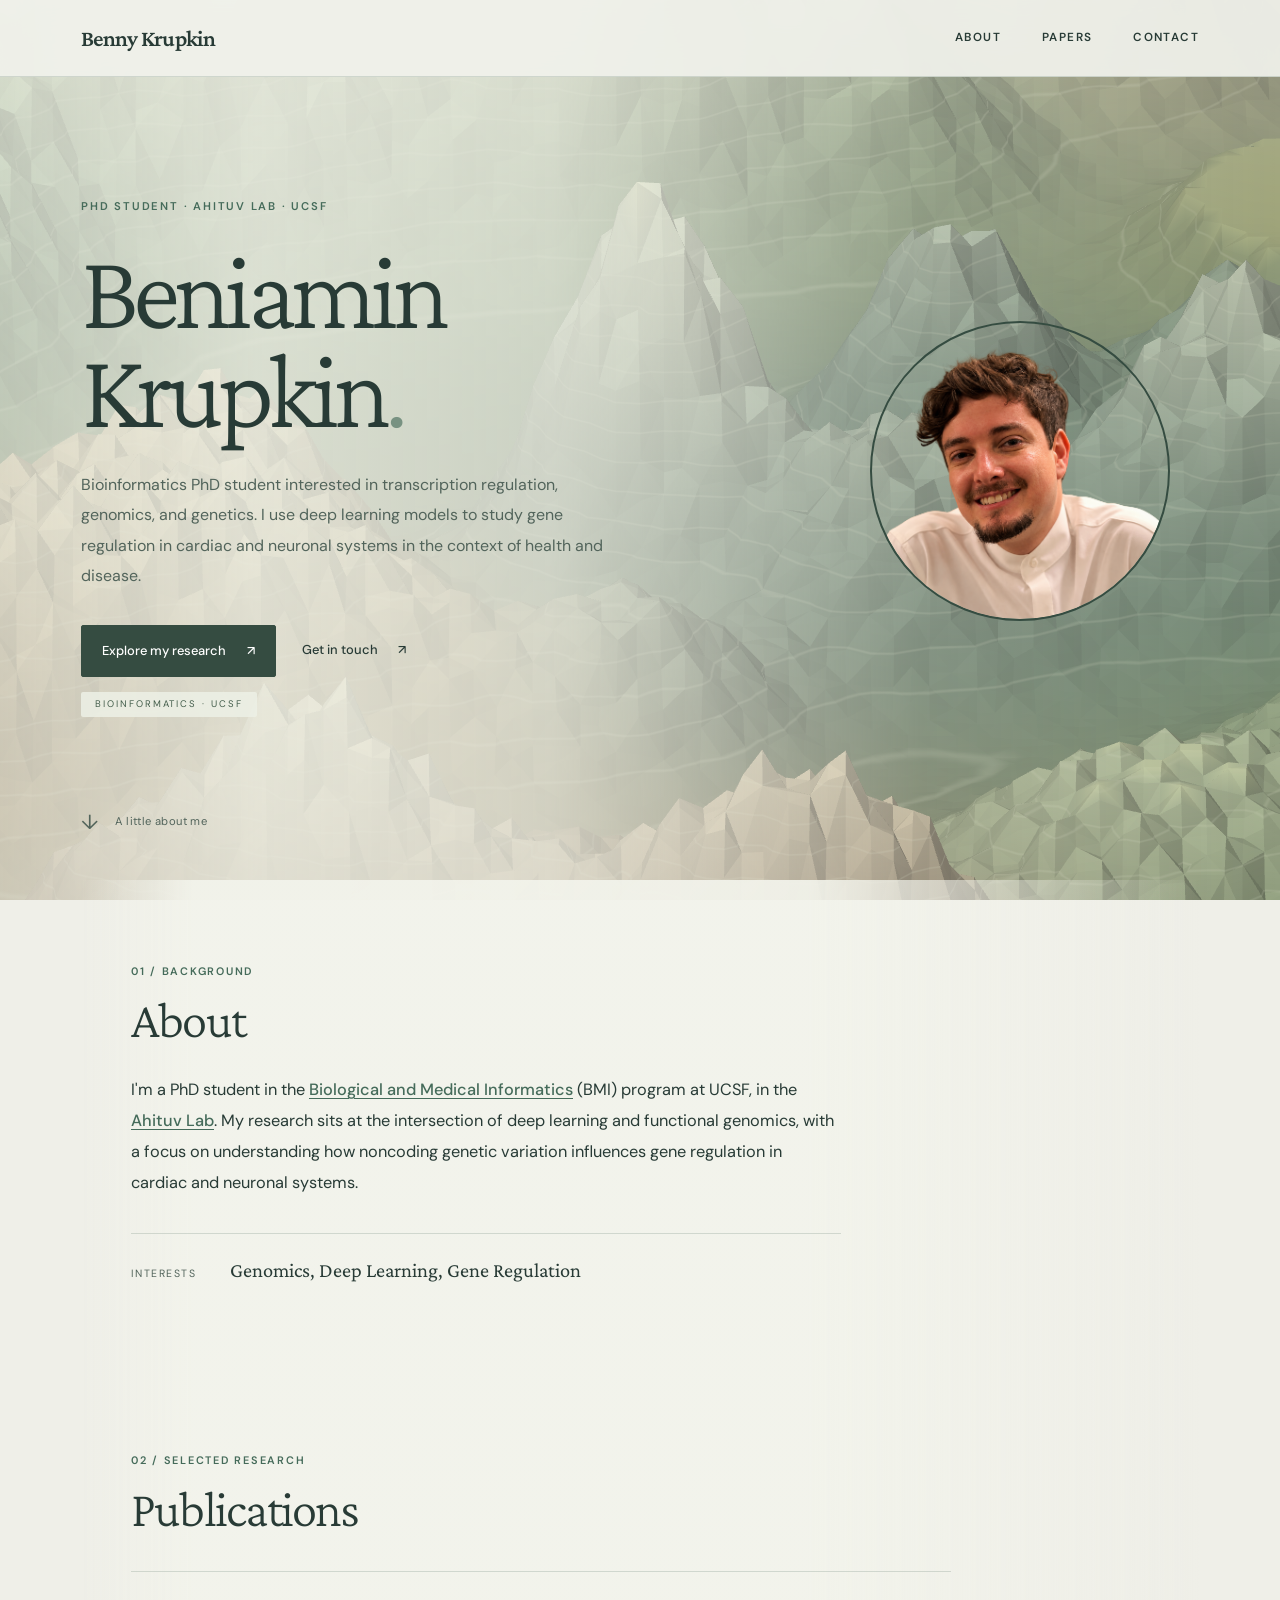
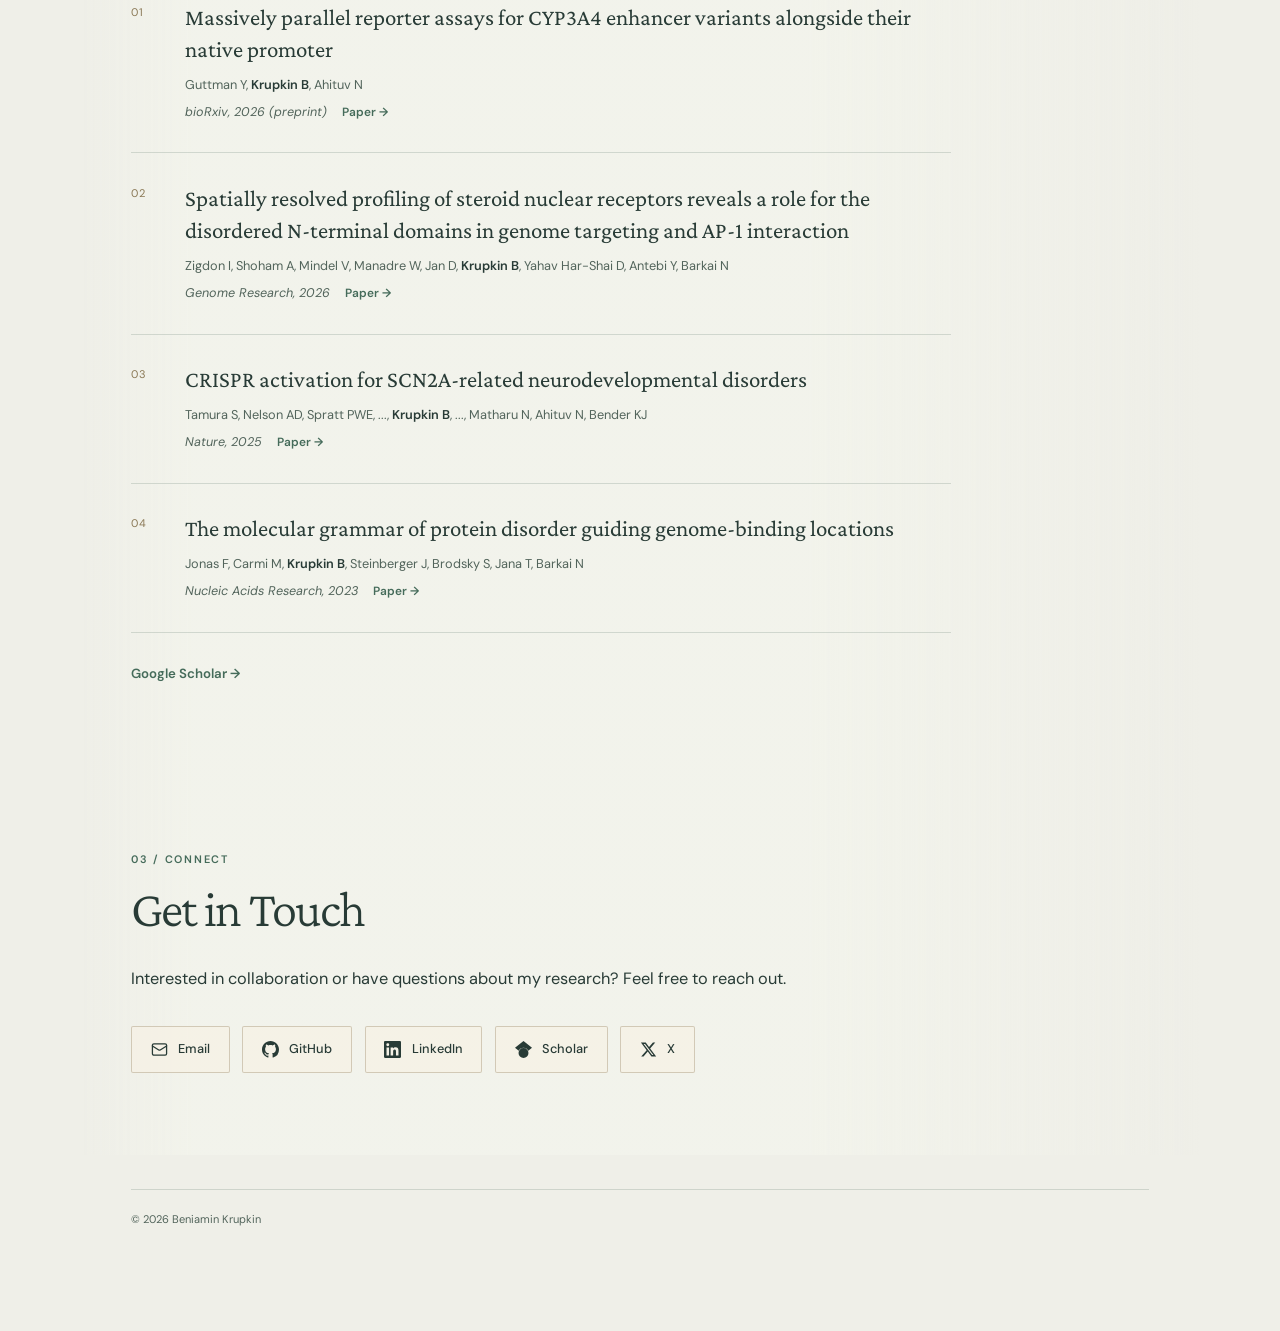
<file: index.html>
<!DOCTYPE html>
<html lang="en">
<head>
  <meta charset="UTF-8">
  <meta name="viewport" content="width=device-width, initial-scale=1.0">
  <title>Beniamin Krupkin</title>
  <meta name="description" content="Bioinformatics PhD student at UCSF, Ahituv Lab. Transcription regulation, genomics, and genetics.">
  <link rel="preconnect" href="https://fonts.googleapis.com">
  <link rel="preconnect" href="https://fonts.gstatic.com" crossorigin>
  <link href="https://fonts.googleapis.com/css2?family=Crimson+Pro:ital,wght@0,300;0,400;0,600;1,300;1,400&family=DM+Sans:wght@400;500;600&display=swap" rel="stylesheet">
  <meta name="theme-color" content="#f0f0e9">
  <link rel="stylesheet" href="assets/landscapes/landscapes.css?v=hero-cleanup-6">
  <script src="assets/landscapes/landscapes.js?v=hero-cleanup-6" defer></script>
</head>
<body data-scene="topography">
  <a class="skip-link" href="#main">Skip to content</a>
  <div class="landscape-backdrop" aria-hidden="true"><canvas id="landscape-canvas"></canvas></div>
  <div class="reading-light" aria-hidden="true"></div>

  <!-- NAV -->
  <nav aria-label="Main navigation">
    <div class="nav-inner">
      <a class="nav-name" href="#top">Benny Krupkin</a>
      <div class="nav-links">
        <a href="#about">About</a>
        <a href="#publications">Papers</a>
        <a href="#contact">Contact</a>
      </div>
    </div>
  </nav>

  <!-- HERO -->
  <main id="main">
  <header class="hero" id="top">
    <div class="hero-text">
      <div class="fade-in">
        <p class="hero-label">PhD Student · Ahituv Lab · UCSF</p>
      </div>
      <h1 class="fade-in">Beniamin<br>Krupkin<span class="name-period">.</span></h1>
      <p class="hero-intro fade-in">
        Bioinformatics PhD student interested in transcription regulation, genomics, and genetics.
        I use deep learning models to study gene regulation in cardiac and neuronal systems
        in the context of health and disease.
      </p>
      <div class="hero-actions fade-in">
        <div class="research-action">
          <a class="hero-link" href="#publications">Explore my research <span aria-hidden="true">↗</span></a>
          <p class="hero-affiliation">BIOINFORMATICS · UCSF</p>
        </div>
        <a class="hero-contact" href="#contact">Get in touch <span aria-hidden="true">↗</span></a>
      </div>
    </div>
    <div class="hero-photo fade-in">
      <div class="portrait-rings"><img src="assets/landscapes/portrait-cutout.png" alt="Beniamin Krupkin" width="280" height="280"></div>
    </div>
    <a class="scroll-note" href="#about"><span aria-hidden="true">↓</span> A little about me</a>
  </header>


  <!-- ABOUT -->
  <section id="about">
    <p class="section-label">01 / BACKGROUND</p>
    <h2 class="section-title">About</h2>
    <p class="about-text">
      I'm a PhD student in the
      <a href="https://bmi.ucsf.edu/">Biological and Medical Informatics</a>
      (BMI) program at UCSF, in the
      <a href="https://pharm.ucsf.edu/ahituv">Ahituv Lab</a>.
      My research sits at the intersection of deep learning and functional genomics,
      with a focus on understanding how noncoding genetic variation influences
      gene regulation in cardiac and neuronal systems.
    </p>

    <div class="about-details">
      <div class="detail-card">
        <p class="detail-label">Interests</p>
        <p class="detail-value">Genomics, Deep Learning, Gene Regulation</p>
      </div>
    </div>
  </section>


  <!-- PUBLICATIONS -->
  <section id="publications">
    <p class="section-label">02 / SELECTED RESEARCH</p>
    <h2 class="section-title">Publications</h2>

    <ul class="pub-list">
      <li>
        <p class="pub-title">Massively parallel reporter assays for CYP3A4 enhancer variants alongside their native promoter</p>
        <p class="pub-authors">Guttman Y, <strong>Krupkin B</strong>, Ahituv N</p>
        <p class="pub-venue">
          bioRxiv, 2026 (preprint)
          <a class="pub-link" href="https://pmc.ncbi.nlm.nih.gov/articles/PMC13131672/">Paper &#8594;</a>
        </p>
      </li>
      <li>
        <p class="pub-title">Spatially resolved profiling of steroid nuclear receptors reveals a role for the disordered N-terminal domains in genome targeting and AP-1 interaction</p>
        <p class="pub-authors">Zigdon I, Shoham A, Mindel V, Manadre W, Jan D, <strong>Krupkin B</strong>, Yahav Har-Shai D, Antebi Y, Barkai N</p>
        <p class="pub-venue">
          Genome Research, 2026
          <a class="pub-link" href="https://genome.cshlp.org/content/early/2026/06/18/gr280896125">Paper &#8594;</a>
        </p>
      </li>
      <li>
        <p class="pub-title">CRISPR activation for SCN2A-related neurodevelopmental disorders</p>
        <p class="pub-authors">Tamura S, Nelson AD, Spratt PWE, ..., <strong>Krupkin B</strong>, ..., Matharu N, Ahituv N, Bender KJ</p>
        <p class="pub-venue">
          Nature, 2025
          <a class="pub-link" href="https://www.nature.com/articles/s41586-025-09522-w">Paper &#8594;</a>
        </p>
      </li>
      <li>
        <p class="pub-title">The molecular grammar of protein disorder guiding genome-binding locations</p>
        <p class="pub-authors">Jonas F, Carmi M, <strong>Krupkin B</strong>, Steinberger J, Brodsky S, Jana T, Barkai N</p>
        <p class="pub-venue">
          Nucleic Acids Research, 2023
          <a class="pub-link" href="https://academic.oup.com/nar/article/51/10/4831/7080830">Paper &#8594;</a>
        </p>
      </li>
    </ul>

    <a class="scholar-link" href="https://scholar.google.com/citations?user=8E23Zw0AAAAJ&hl=en" target="_blank" rel="noopener noreferrer">Google Scholar &#8594;</a>
  </section>


  <!-- CONTACT -->
  <section id="contact">
    <p class="section-label">03 / CONNECT</p>
    <h2 class="section-title">Get in Touch</h2>
    <p class="about-text">
      Interested in collaboration or have questions about my research? Feel free to reach out.
    </p>

    <div class="contact-grid">
      <a class="contact-link" href="mailto:beniamin.krupkin@ucsf.edu">
        <svg viewBox="0 0 24 24" fill="none" stroke="currentColor" stroke-width="1.8" stroke-linecap="round" stroke-linejoin="round">
          <rect x="2" y="4" width="20" height="16" rx="2"/><path d="m22 7-8.97 5.7a1.94 1.94 0 0 1-2.06 0L2 7"/>
        </svg>
        Email
      </a>
      <a class="contact-link" href="https://github.com/BennyKrup" target="_blank" rel="noopener noreferrer">
        <svg viewBox="0 0 24 24" fill="currentColor">
          <path d="M12 0C5.37 0 0 5.37 0 12c0 5.31 3.435 9.795 8.205 11.385.6.105.825-.255.825-.57 0-.285-.015-1.23-.015-2.235-3.015.555-3.795-.735-4.035-1.41-.135-.345-.72-1.41-1.23-1.695-.42-.225-1.02-.78-.015-.795.945-.015 1.62.87 1.845 1.23 1.08 1.815 2.805 1.305 3.495.99.105-.78.42-1.305.765-1.605-2.67-.3-5.46-1.335-5.46-5.925 0-1.305.465-2.385 1.23-3.225-.12-.3-.54-1.53.12-3.18 0 0 1.005-.315 3.3 1.23.96-.27 1.98-.405 3-.405s2.04.135 3 .405c2.295-1.56 3.3-1.23 3.3-1.23.66 1.65.24 2.88.12 3.18.765.84 1.23 1.905 1.23 3.225 0 4.605-2.805 5.625-5.475 5.925.435.375.81 1.095.81 2.22 0 1.605-.015 2.895-.015 3.3 0 .315.225.69.825.57A12.02 12.02 0 0 0 24 12c0-6.63-5.37-12-12-12z"/>
        </svg>
        GitHub
      </a>
      <a class="contact-link" href="https://www.linkedin.com/in/beniamin-krupkin-25575730a/" target="_blank" rel="noopener noreferrer">
        <svg viewBox="0 0 24 24" fill="currentColor">
          <path d="M20.447 20.452h-3.554v-5.569c0-1.328-.027-3.037-1.852-3.037-1.853 0-2.136 1.445-2.136 2.939v5.667H9.351V9h3.414v1.561h.046c.477-.9 1.637-1.85 3.37-1.85 3.601 0 4.267 2.37 4.267 5.455v6.286zM5.337 7.433a2.062 2.062 0 0 1-2.063-2.065 2.064 2.064 0 1 1 2.063 2.065zm1.782 13.019H3.555V9h3.564v11.452zM22.225 0H1.771C.792 0 0 .774 0 1.729v20.542C0 23.227.792 24 1.771 24h20.451C23.2 24 24 23.227 24 22.271V1.729C24 .774 23.2 0 22.222 0h.003z"/>
        </svg>
        LinkedIn
      </a>
      <a class="contact-link" href="https://scholar.google.com/citations?user=8E23Zw0AAAAJ&hl=en" target="_blank" rel="noopener noreferrer">
        <svg viewBox="0 0 24 24" fill="currentColor">
          <path d="M5.242 13.769 0 9.5 12 0l12 9.5-5.242 4.269C17.548 11.249 14.978 9.5 12 9.5c-2.977 0-5.548 1.748-6.758 4.269zM12 10a7 7 0 1 0 0 14 7 7 0 0 0 0-14z"/>
        </svg>
        Scholar
      </a>
      <a class="contact-link" href="https://x.com/BennyKrupkin" target="_blank" rel="noopener noreferrer">
        <svg viewBox="0 0 24 24" fill="currentColor">
          <path d="M18.244 2.25h3.308l-7.227 8.26 8.502 11.24H16.17l-5.214-6.817L4.99 21.75H1.68l7.73-8.835L1.254 2.25H8.08l4.713 6.231zm-1.161 17.52h1.833L7.084 4.126H5.117z"/>
        </svg>
        X
      </a>
    </div>
  </section>

  </main>

  <!-- FOOTER -->
  <footer>
    <p>&copy; 2026 Beniamin Krupkin</p>
  </footer>

</body>
</html>
</file>
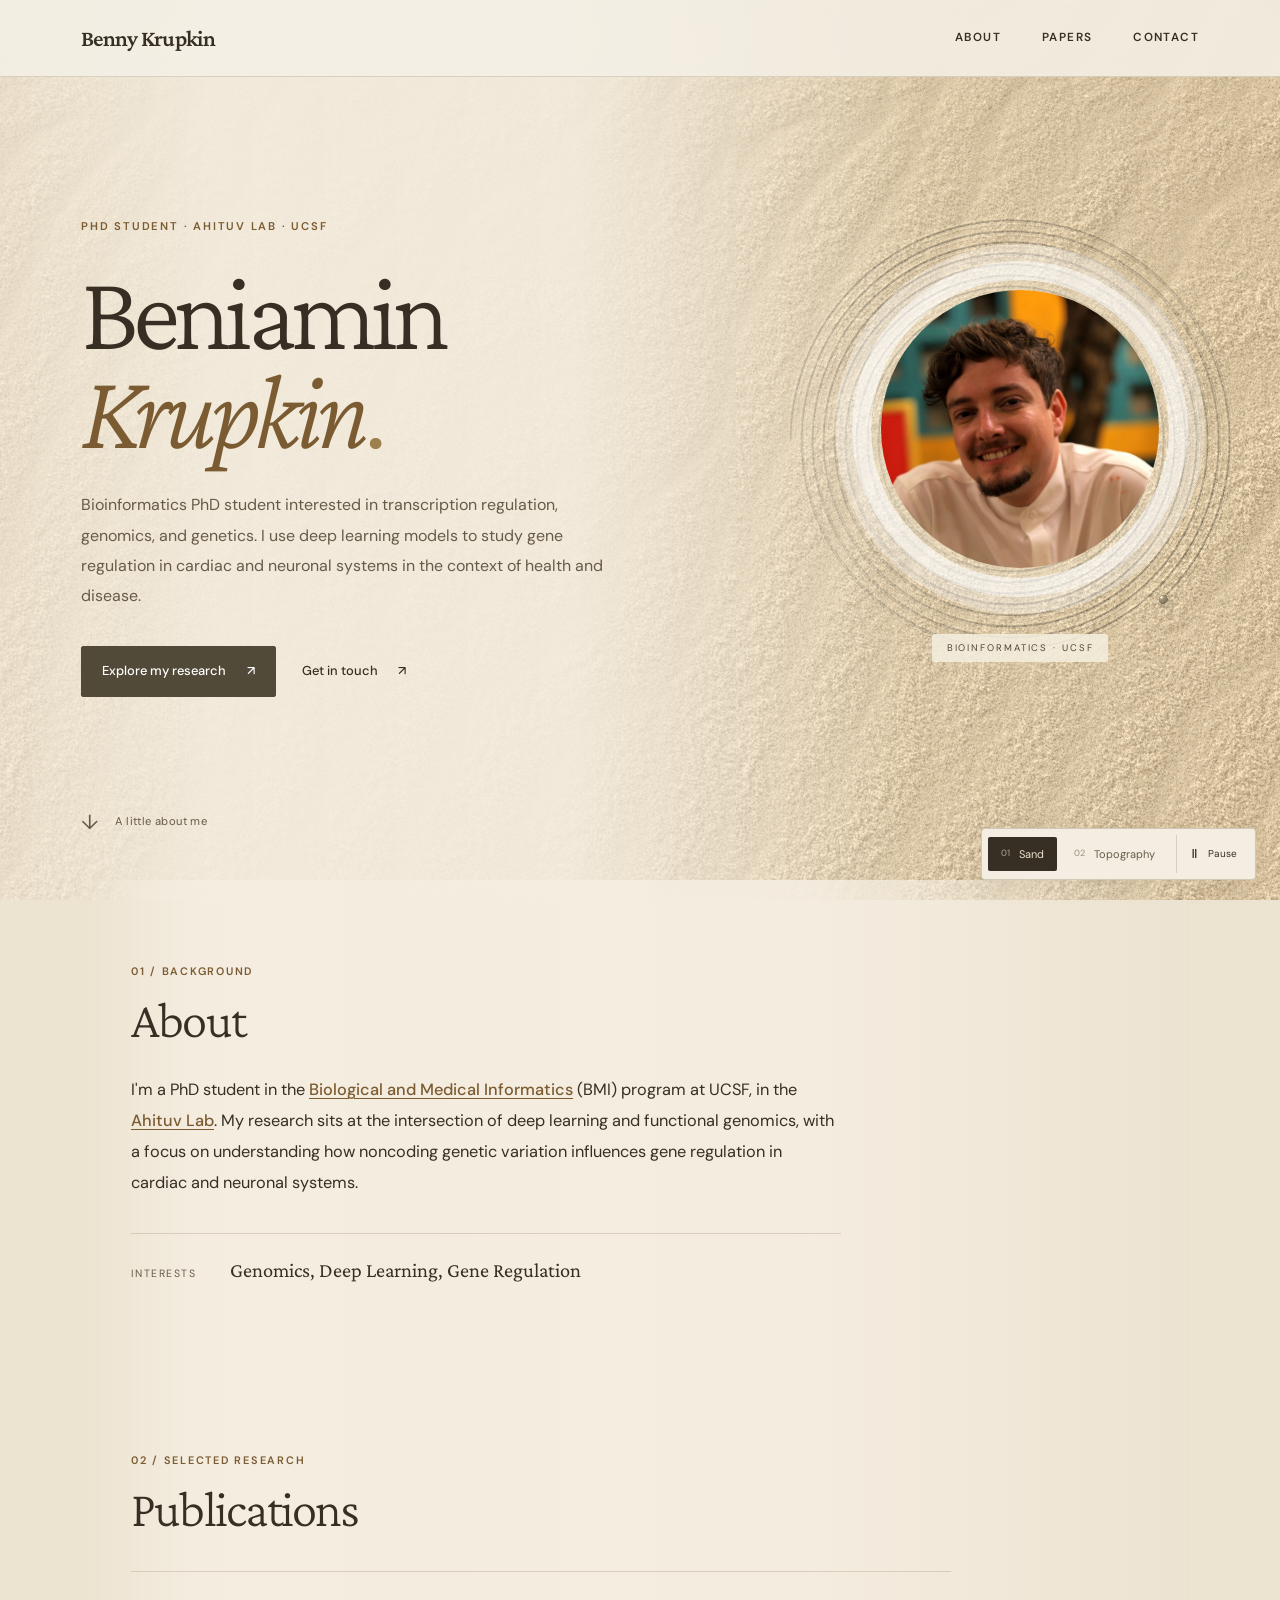
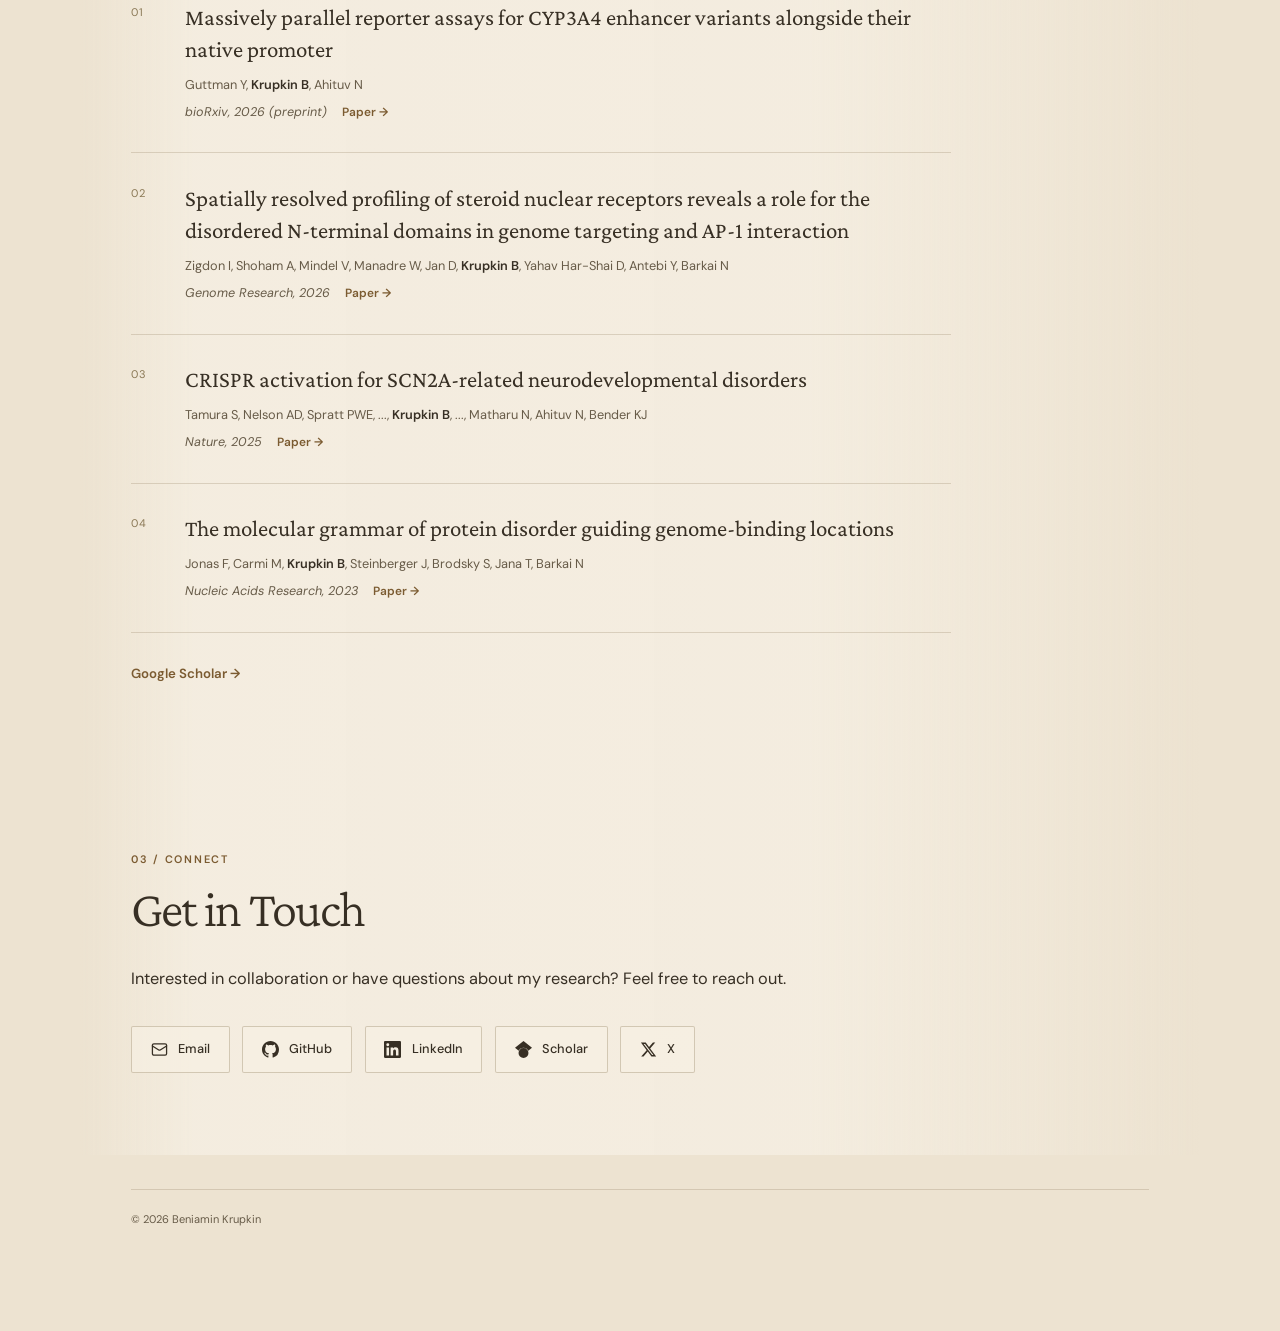
<file: sand.html>
<!DOCTYPE html>
<html lang="en">
<head>
  <meta charset="UTF-8">
  <meta name="viewport" content="width=device-width, initial-scale=1.0">
  <title>Beniamin Krupkin</title>
  <meta name="description" content="Bioinformatics PhD student at UCSF, Ahituv Lab. Transcription regulation, genomics, and genetics.">
  <link rel="preconnect" href="https://fonts.googleapis.com">
  <link rel="preconnect" href="https://fonts.gstatic.com" crossorigin>
  <link href="https://fonts.googleapis.com/css2?family=Crimson+Pro:ital,wght@0,300;0,400;0,600;1,300;1,400&family=DM+Sans:wght@400;500;600&display=swap" rel="stylesheet">
  <meta name="theme-color" content="#eee5d6">
  <link rel="stylesheet" href="assets/landscapes/landscapes.css">
  <script src="assets/landscapes/landscapes.js" defer></script>
</head>
<body data-scene="sand">
  <a class="skip-link" href="#main">Skip to content</a>
  <div class="landscape-backdrop" aria-hidden="true"><canvas id="landscape-canvas"></canvas></div>
  <div class="reading-light" aria-hidden="true"></div>

  <!-- NAV -->
  <nav aria-label="Main navigation">
    <div class="nav-inner">
      <a class="nav-name" href="#top">Benny Krupkin</a>
      <div class="nav-links">
        <a href="#about">About</a>
        <a href="#publications">Papers</a>
        <a href="#contact">Contact</a>
      </div>
    </div>
  </nav>

  <!-- HERO -->
  <main id="main">
  <header class="hero" id="top">
    <div class="hero-text">
      <div class="fade-in">
        <p class="hero-label">PhD Student · Ahituv Lab · UCSF</p>
      </div>
      <h1 class="fade-in">Beniamin<br><em>Krupkin</em><span class="name-period">.</span></h1>
      <p class="hero-intro fade-in">
        Bioinformatics PhD student interested in transcription regulation, genomics, and genetics.
        I use deep learning models to study gene regulation in cardiac and neuronal systems
        in the context of health and disease.
      </p>
      <div class="hero-actions fade-in"><a class="hero-link" href="#publications">Explore my research <span aria-hidden="true">↗</span></a><a class="hero-contact" href="#contact">Get in touch <span aria-hidden="true">↗</span></a></div>
    </div>
    <div class="hero-photo fade-in">
      <div class="portrait-rings"><img src="headshot.jpg" alt="Beniamin Krupkin" width="280" height="280"></div>
      <p class="portrait-caption">BIOINFORMATICS · UCSF</p>
    </div>
    <a class="scroll-note" href="#about"><span aria-hidden="true">↓</span> A little about me</a>
  </header>


  <!-- ABOUT -->
  <section id="about">
    <p class="section-label">01 / BACKGROUND</p>
    <h2 class="section-title">About</h2>
    <p class="about-text">
      I'm a PhD student in the
      <a href="https://bmi.ucsf.edu/">Biological and Medical Informatics</a>
      (BMI) program at UCSF, in the
      <a href="https://pharm.ucsf.edu/ahituv">Ahituv Lab</a>.
      My research sits at the intersection of deep learning and functional genomics,
      with a focus on understanding how noncoding genetic variation influences
      gene regulation in cardiac and neuronal systems.
    </p>

    <div class="about-details">
      <div class="detail-card">
        <p class="detail-label">Interests</p>
        <p class="detail-value">Genomics, Deep Learning, Gene Regulation</p>
      </div>
    </div>
  </section>


  <!-- PUBLICATIONS -->
  <section id="publications">
    <p class="section-label">02 / SELECTED RESEARCH</p>
    <h2 class="section-title">Publications</h2>

    <ul class="pub-list">
      <li>
        <p class="pub-title">Massively parallel reporter assays for CYP3A4 enhancer variants alongside their native promoter</p>
        <p class="pub-authors">Guttman Y, <strong>Krupkin B</strong>, Ahituv N</p>
        <p class="pub-venue">
          bioRxiv, 2026 (preprint)
          <a class="pub-link" href="https://pmc.ncbi.nlm.nih.gov/articles/PMC13131672/">Paper &#8594;</a>
        </p>
      </li>
      <li>
        <p class="pub-title">Spatially resolved profiling of steroid nuclear receptors reveals a role for the disordered N-terminal domains in genome targeting and AP-1 interaction</p>
        <p class="pub-authors">Zigdon I, Shoham A, Mindel V, Manadre W, Jan D, <strong>Krupkin B</strong>, Yahav Har-Shai D, Antebi Y, Barkai N</p>
        <p class="pub-venue">
          Genome Research, 2026
          <a class="pub-link" href="https://genome.cshlp.org/content/early/2026/06/18/gr280896125">Paper &#8594;</a>
        </p>
      </li>
      <li>
        <p class="pub-title">CRISPR activation for SCN2A-related neurodevelopmental disorders</p>
        <p class="pub-authors">Tamura S, Nelson AD, Spratt PWE, ..., <strong>Krupkin B</strong>, ..., Matharu N, Ahituv N, Bender KJ</p>
        <p class="pub-venue">
          Nature, 2025
          <a class="pub-link" href="https://www.nature.com/articles/s41586-025-09522-w">Paper &#8594;</a>
        </p>
      </li>
      <li>
        <p class="pub-title">The molecular grammar of protein disorder guiding genome-binding locations</p>
        <p class="pub-authors">Jonas F, Carmi M, <strong>Krupkin B</strong>, Steinberger J, Brodsky S, Jana T, Barkai N</p>
        <p class="pub-venue">
          Nucleic Acids Research, 2023
          <a class="pub-link" href="https://academic.oup.com/nar/article/51/10/4831/7080830">Paper &#8594;</a>
        </p>
      </li>
    </ul>

    <a class="scholar-link" href="https://scholar.google.com/citations?user=8E23Zw0AAAAJ&hl=en" target="_blank" rel="noopener noreferrer">Google Scholar &#8594;</a>
  </section>


  <!-- CONTACT -->
  <section id="contact">
    <p class="section-label">03 / CONNECT</p>
    <h2 class="section-title">Get in Touch</h2>
    <p class="about-text">
      Interested in collaboration or have questions about my research? Feel free to reach out.
    </p>

    <div class="contact-grid">
      <a class="contact-link" href="mailto:beniamin.krupkin@ucsf.edu">
        <svg viewBox="0 0 24 24" fill="none" stroke="currentColor" stroke-width="1.8" stroke-linecap="round" stroke-linejoin="round">
          <rect x="2" y="4" width="20" height="16" rx="2"/><path d="m22 7-8.97 5.7a1.94 1.94 0 0 1-2.06 0L2 7"/>
        </svg>
        Email
      </a>
      <a class="contact-link" href="https://github.com/BennyKrup" target="_blank" rel="noopener noreferrer">
        <svg viewBox="0 0 24 24" fill="currentColor">
          <path d="M12 0C5.37 0 0 5.37 0 12c0 5.31 3.435 9.795 8.205 11.385.6.105.825-.255.825-.57 0-.285-.015-1.23-.015-2.235-3.015.555-3.795-.735-4.035-1.41-.135-.345-.72-1.41-1.23-1.695-.42-.225-1.02-.78-.015-.795.945-.015 1.62.87 1.845 1.23 1.08 1.815 2.805 1.305 3.495.99.105-.78.42-1.305.765-1.605-2.67-.3-5.46-1.335-5.46-5.925 0-1.305.465-2.385 1.23-3.225-.12-.3-.54-1.53.12-3.18 0 0 1.005-.315 3.3 1.23.96-.27 1.98-.405 3-.405s2.04.135 3 .405c2.295-1.56 3.3-1.23 3.3-1.23.66 1.65.24 2.88.12 3.18.765.84 1.23 1.905 1.23 3.225 0 4.605-2.805 5.625-5.475 5.925.435.375.81 1.095.81 2.22 0 1.605-.015 2.895-.015 3.3 0 .315.225.69.825.57A12.02 12.02 0 0 0 24 12c0-6.63-5.37-12-12-12z"/>
        </svg>
        GitHub
      </a>
      <a class="contact-link" href="https://www.linkedin.com/in/beniamin-krupkin-25575730a/" target="_blank" rel="noopener noreferrer">
        <svg viewBox="0 0 24 24" fill="currentColor">
          <path d="M20.447 20.452h-3.554v-5.569c0-1.328-.027-3.037-1.852-3.037-1.853 0-2.136 1.445-2.136 2.939v5.667H9.351V9h3.414v1.561h.046c.477-.9 1.637-1.85 3.37-1.85 3.601 0 4.267 2.37 4.267 5.455v6.286zM5.337 7.433a2.062 2.062 0 0 1-2.063-2.065 2.064 2.064 0 1 1 2.063 2.065zm1.782 13.019H3.555V9h3.564v11.452zM22.225 0H1.771C.792 0 0 .774 0 1.729v20.542C0 23.227.792 24 1.771 24h20.451C23.2 24 24 23.227 24 22.271V1.729C24 .774 23.2 0 22.222 0h.003z"/>
        </svg>
        LinkedIn
      </a>
      <a class="contact-link" href="https://scholar.google.com/citations?user=8E23Zw0AAAAJ&hl=en" target="_blank" rel="noopener noreferrer">
        <svg viewBox="0 0 24 24" fill="currentColor">
          <path d="M5.242 13.769 0 9.5 12 0l12 9.5-5.242 4.269C17.548 11.249 14.978 9.5 12 9.5c-2.977 0-5.548 1.748-6.758 4.269zM12 10a7 7 0 1 0 0 14 7 7 0 0 0 0-14z"/>
        </svg>
        Scholar
      </a>
      <a class="contact-link" href="https://x.com/BennyKrupkin" target="_blank" rel="noopener noreferrer">
        <svg viewBox="0 0 24 24" fill="currentColor">
          <path d="M18.244 2.25h3.308l-7.227 8.26 8.502 11.24H16.17l-5.214-6.817L4.99 21.75H1.68l7.73-8.835L1.254 2.25H8.08l4.713 6.231zm-1.161 17.52h1.833L7.084 4.126H5.117z"/>
        </svg>
        X
      </a>
    </div>
  </section>

  </main>

  <!-- FOOTER -->
  <footer>
    <p>&copy; 2026 Beniamin Krupkin</p>
  </footer>

  <div class="landscape-controls" role="group" aria-label="Background versions">
    <a class="scene-choice" href="sand.html" aria-current="page"><span>01</span> Sand</a>
    <a class="scene-choice" href="topography.html"><span>02</span> Topography</a>
    <button class="motion-toggle" type="button" aria-label="Pause background animation" aria-pressed="false" hidden><span class="motion-icon" aria-hidden="true">Ⅱ</span><span class="motion-label">Pause</span></button>
  </div>
</body>
</html>
</file>
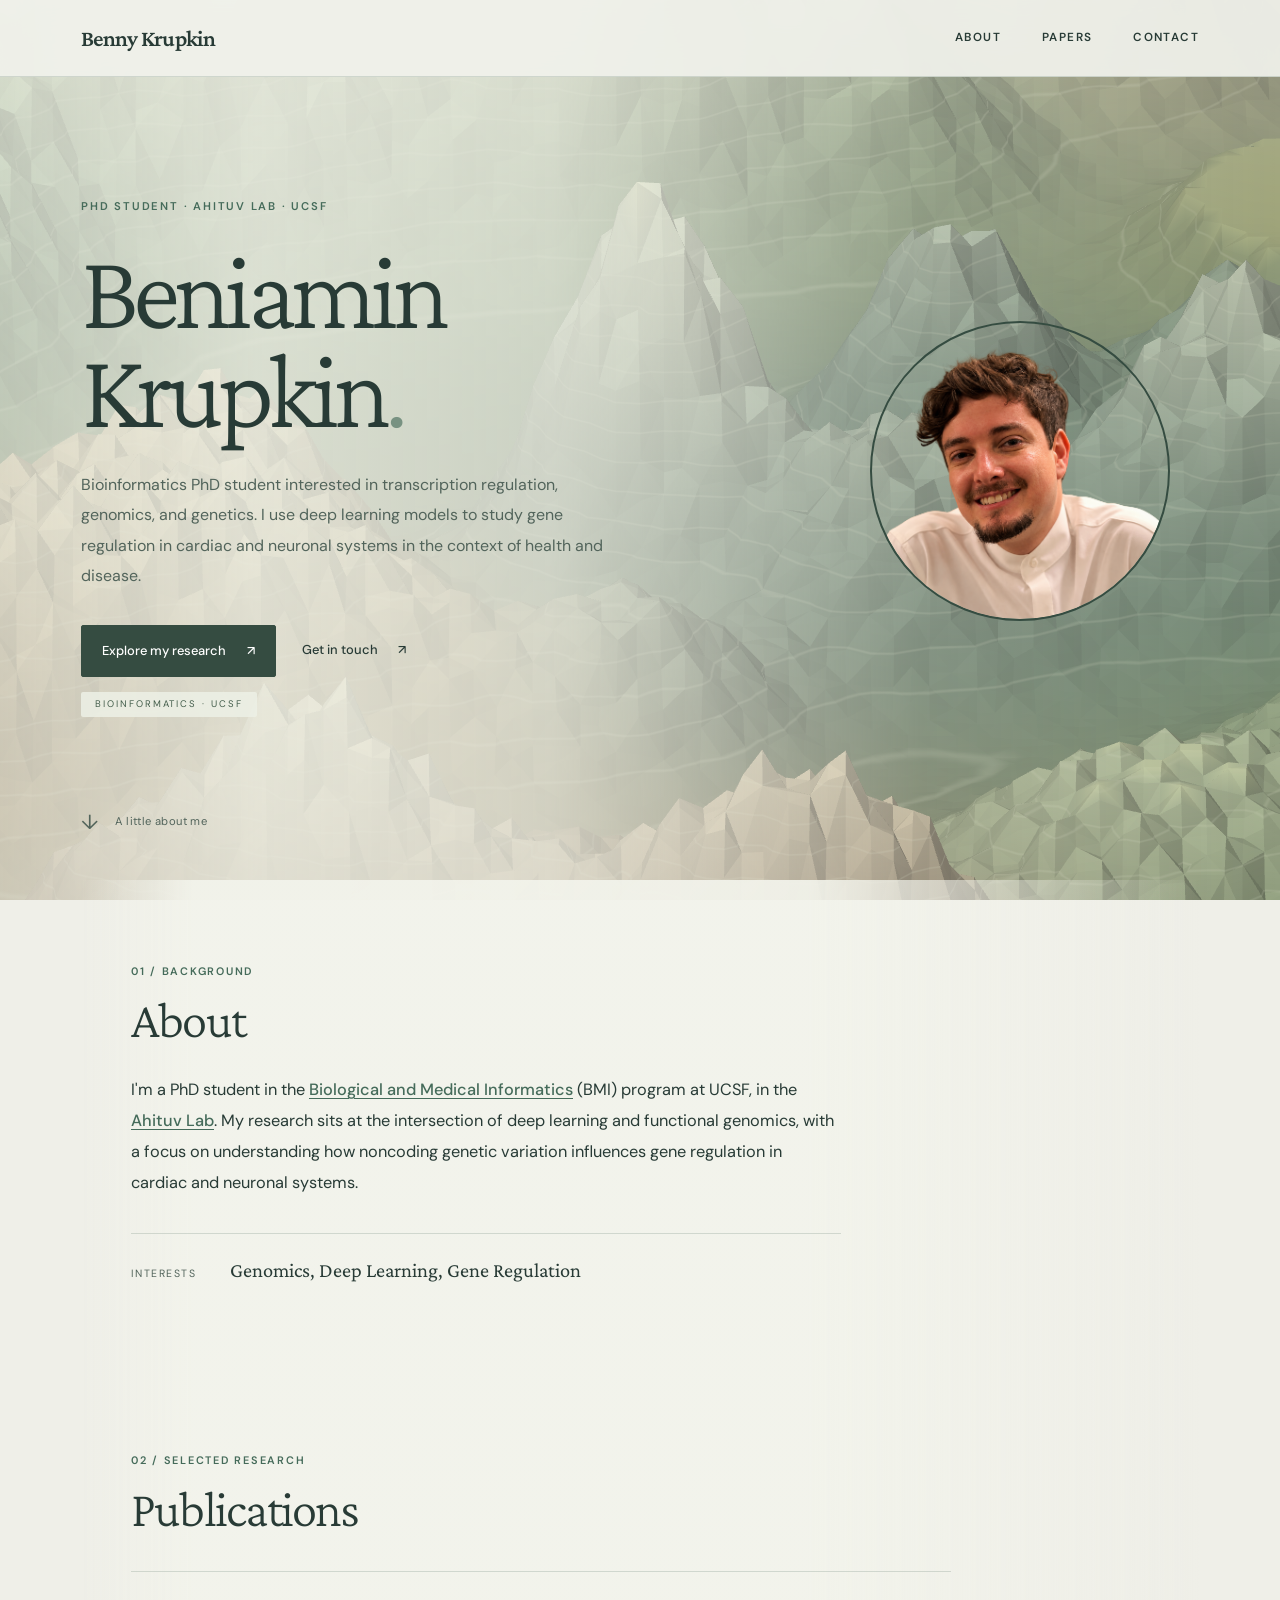
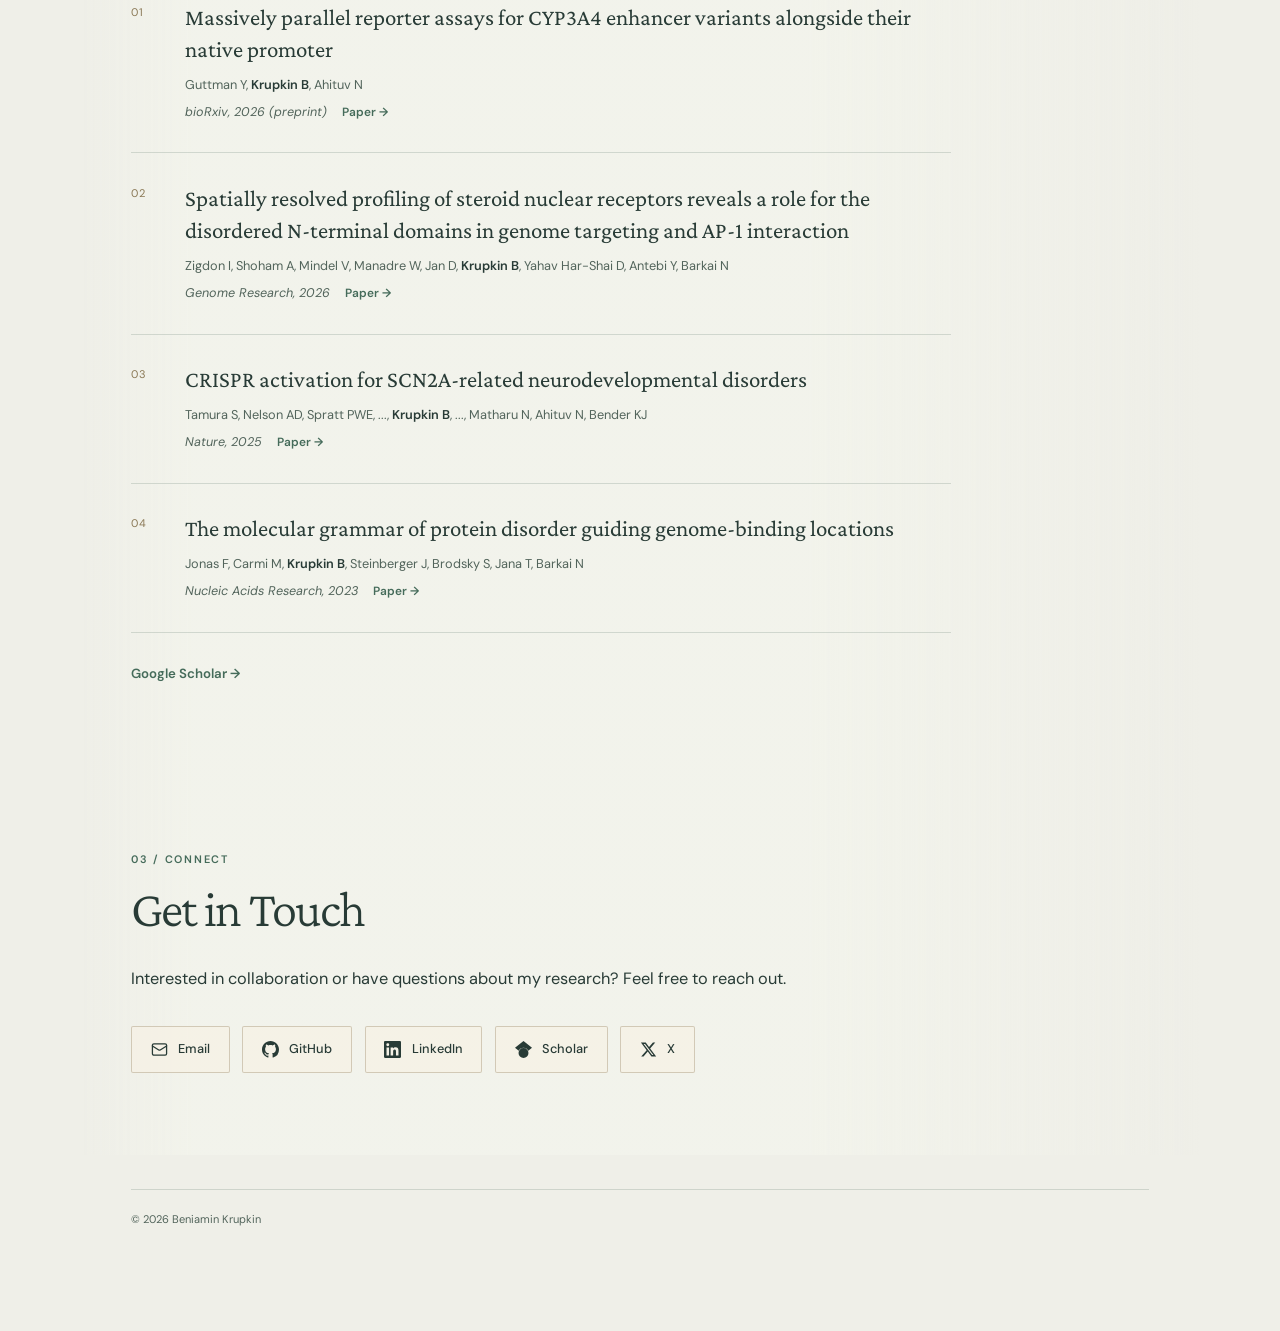
<file: topography.html>
<!DOCTYPE html>
<html lang="en">
<head>
  <meta charset="UTF-8">
  <meta name="viewport" content="width=device-width, initial-scale=1.0">
  <title>Beniamin Krupkin — Topography</title>
  <meta name="description" content="Bioinformatics PhD student at UCSF, Ahituv Lab. Transcription regulation, genomics, and genetics.">
  <link rel="preconnect" href="https://fonts.googleapis.com">
  <link rel="preconnect" href="https://fonts.gstatic.com" crossorigin>
  <link href="https://fonts.googleapis.com/css2?family=Crimson+Pro:ital,wght@0,300;0,400;0,600;1,300;1,400&family=DM+Sans:wght@400;500;600&display=swap" rel="stylesheet">
  <meta name="theme-color" content="#f0f0e9">
  <link rel="stylesheet" href="assets/landscapes/landscapes.css?v=hero-cleanup-6">
  <script src="assets/landscapes/landscapes.js?v=hero-cleanup-6" defer></script>
</head>
<body data-scene="topography">
  <a class="skip-link" href="#main">Skip to content</a>
  <div class="landscape-backdrop" aria-hidden="true"><canvas id="landscape-canvas"></canvas></div>
  <div class="reading-light" aria-hidden="true"></div>

  <!-- NAV -->
  <nav aria-label="Main navigation">
    <div class="nav-inner">
      <a class="nav-name" href="#top">Benny Krupkin</a>
      <div class="nav-links">
        <a href="#about">About</a>
        <a href="#publications">Papers</a>
        <a href="#contact">Contact</a>
      </div>
    </div>
  </nav>

  <!-- HERO -->
  <main id="main">
  <header class="hero" id="top">
    <div class="hero-text">
      <div class="fade-in">
        <p class="hero-label">PhD Student · Ahituv Lab · UCSF</p>
      </div>
      <h1 class="fade-in">Beniamin<br>Krupkin<span class="name-period">.</span></h1>
      <p class="hero-intro fade-in">
        Bioinformatics PhD student interested in transcription regulation, genomics, and genetics.
        I use deep learning models to study gene regulation in cardiac and neuronal systems
        in the context of health and disease.
      </p>
      <div class="hero-actions fade-in">
        <div class="research-action">
          <a class="hero-link" href="#publications">Explore my research <span aria-hidden="true">↗</span></a>
          <p class="hero-affiliation">BIOINFORMATICS · UCSF</p>
        </div>
        <a class="hero-contact" href="#contact">Get in touch <span aria-hidden="true">↗</span></a>
      </div>
    </div>
    <div class="hero-photo fade-in">
      <div class="portrait-rings"><img src="assets/landscapes/portrait-cutout.png" alt="Beniamin Krupkin" width="280" height="280"></div>
    </div>
    <a class="scroll-note" href="#about"><span aria-hidden="true">↓</span> A little about me</a>
  </header>


  <!-- ABOUT -->
  <section id="about">
    <p class="section-label">01 / BACKGROUND</p>
    <h2 class="section-title">About</h2>
    <p class="about-text">
      I'm a PhD student in the
      <a href="https://bmi.ucsf.edu/">Biological and Medical Informatics</a>
      (BMI) program at UCSF, in the
      <a href="https://pharm.ucsf.edu/ahituv">Ahituv Lab</a>.
      My research sits at the intersection of deep learning and functional genomics,
      with a focus on understanding how noncoding genetic variation influences
      gene regulation in cardiac and neuronal systems.
    </p>

    <div class="about-details">
      <div class="detail-card">
        <p class="detail-label">Interests</p>
        <p class="detail-value">Genomics, Deep Learning, Gene Regulation</p>
      </div>
    </div>
  </section>


  <!-- PUBLICATIONS -->
  <section id="publications">
    <p class="section-label">02 / SELECTED RESEARCH</p>
    <h2 class="section-title">Publications</h2>

    <ul class="pub-list">
      <li>
        <p class="pub-title">Massively parallel reporter assays for CYP3A4 enhancer variants alongside their native promoter</p>
        <p class="pub-authors">Guttman Y, <strong>Krupkin B</strong>, Ahituv N</p>
        <p class="pub-venue">
          bioRxiv, 2026 (preprint)
          <a class="pub-link" href="https://pmc.ncbi.nlm.nih.gov/articles/PMC13131672/">Paper &#8594;</a>
        </p>
      </li>
      <li>
        <p class="pub-title">Spatially resolved profiling of steroid nuclear receptors reveals a role for the disordered N-terminal domains in genome targeting and AP-1 interaction</p>
        <p class="pub-authors">Zigdon I, Shoham A, Mindel V, Manadre W, Jan D, <strong>Krupkin B</strong>, Yahav Har-Shai D, Antebi Y, Barkai N</p>
        <p class="pub-venue">
          Genome Research, 2026
          <a class="pub-link" href="https://genome.cshlp.org/content/early/2026/06/18/gr280896125">Paper &#8594;</a>
        </p>
      </li>
      <li>
        <p class="pub-title">CRISPR activation for SCN2A-related neurodevelopmental disorders</p>
        <p class="pub-authors">Tamura S, Nelson AD, Spratt PWE, ..., <strong>Krupkin B</strong>, ..., Matharu N, Ahituv N, Bender KJ</p>
        <p class="pub-venue">
          Nature, 2025
          <a class="pub-link" href="https://www.nature.com/articles/s41586-025-09522-w">Paper &#8594;</a>
        </p>
      </li>
      <li>
        <p class="pub-title">The molecular grammar of protein disorder guiding genome-binding locations</p>
        <p class="pub-authors">Jonas F, Carmi M, <strong>Krupkin B</strong>, Steinberger J, Brodsky S, Jana T, Barkai N</p>
        <p class="pub-venue">
          Nucleic Acids Research, 2023
          <a class="pub-link" href="https://academic.oup.com/nar/article/51/10/4831/7080830">Paper &#8594;</a>
        </p>
      </li>
    </ul>

    <a class="scholar-link" href="https://scholar.google.com/citations?user=8E23Zw0AAAAJ&hl=en" target="_blank" rel="noopener noreferrer">Google Scholar &#8594;</a>
  </section>


  <!-- CONTACT -->
  <section id="contact">
    <p class="section-label">03 / CONNECT</p>
    <h2 class="section-title">Get in Touch</h2>
    <p class="about-text">
      Interested in collaboration or have questions about my research? Feel free to reach out.
    </p>

    <div class="contact-grid">
      <a class="contact-link" href="mailto:beniamin.krupkin@ucsf.edu">
        <svg viewBox="0 0 24 24" fill="none" stroke="currentColor" stroke-width="1.8" stroke-linecap="round" stroke-linejoin="round">
          <rect x="2" y="4" width="20" height="16" rx="2"/><path d="m22 7-8.97 5.7a1.94 1.94 0 0 1-2.06 0L2 7"/>
        </svg>
        Email
      </a>
      <a class="contact-link" href="https://github.com/BennyKrup" target="_blank" rel="noopener noreferrer">
        <svg viewBox="0 0 24 24" fill="currentColor">
          <path d="M12 0C5.37 0 0 5.37 0 12c0 5.31 3.435 9.795 8.205 11.385.6.105.825-.255.825-.57 0-.285-.015-1.23-.015-2.235-3.015.555-3.795-.735-4.035-1.41-.135-.345-.72-1.41-1.23-1.695-.42-.225-1.02-.78-.015-.795.945-.015 1.62.87 1.845 1.23 1.08 1.815 2.805 1.305 3.495.99.105-.78.42-1.305.765-1.605-2.67-.3-5.46-1.335-5.46-5.925 0-1.305.465-2.385 1.23-3.225-.12-.3-.54-1.53.12-3.18 0 0 1.005-.315 3.3 1.23.96-.27 1.98-.405 3-.405s2.04.135 3 .405c2.295-1.56 3.3-1.23 3.3-1.23.66 1.65.24 2.88.12 3.18.765.84 1.23 1.905 1.23 3.225 0 4.605-2.805 5.625-5.475 5.925.435.375.81 1.095.81 2.22 0 1.605-.015 2.895-.015 3.3 0 .315.225.69.825.57A12.02 12.02 0 0 0 24 12c0-6.63-5.37-12-12-12z"/>
        </svg>
        GitHub
      </a>
      <a class="contact-link" href="https://www.linkedin.com/in/beniamin-krupkin-25575730a/" target="_blank" rel="noopener noreferrer">
        <svg viewBox="0 0 24 24" fill="currentColor">
          <path d="M20.447 20.452h-3.554v-5.569c0-1.328-.027-3.037-1.852-3.037-1.853 0-2.136 1.445-2.136 2.939v5.667H9.351V9h3.414v1.561h.046c.477-.9 1.637-1.85 3.37-1.85 3.601 0 4.267 2.37 4.267 5.455v6.286zM5.337 7.433a2.062 2.062 0 0 1-2.063-2.065 2.064 2.064 0 1 1 2.063 2.065zm1.782 13.019H3.555V9h3.564v11.452zM22.225 0H1.771C.792 0 0 .774 0 1.729v20.542C0 23.227.792 24 1.771 24h20.451C23.2 24 24 23.227 24 22.271V1.729C24 .774 23.2 0 22.222 0h.003z"/>
        </svg>
        LinkedIn
      </a>
      <a class="contact-link" href="https://scholar.google.com/citations?user=8E23Zw0AAAAJ&hl=en" target="_blank" rel="noopener noreferrer">
        <svg viewBox="0 0 24 24" fill="currentColor">
          <path d="M5.242 13.769 0 9.5 12 0l12 9.5-5.242 4.269C17.548 11.249 14.978 9.5 12 9.5c-2.977 0-5.548 1.748-6.758 4.269zM12 10a7 7 0 1 0 0 14 7 7 0 0 0 0-14z"/>
        </svg>
        Scholar
      </a>
      <a class="contact-link" href="https://x.com/BennyKrupkin" target="_blank" rel="noopener noreferrer">
        <svg viewBox="0 0 24 24" fill="currentColor">
          <path d="M18.244 2.25h3.308l-7.227 8.26 8.502 11.24H16.17l-5.214-6.817L4.99 21.75H1.68l7.73-8.835L1.254 2.25H8.08l4.713 6.231zm-1.161 17.52h1.833L7.084 4.126H5.117z"/>
        </svg>
        X
      </a>
    </div>
  </section>

  </main>

  <!-- FOOTER -->
  <footer>
    <p>&copy; 2026 Beniamin Krupkin</p>
  </footer>

</body>
</html>
</file>
<file: assets/landscapes/landscapes.css>
:root {
  --ink: #372f24; --paper: #eee5d6; --accent: #7b5b31; --muted: #675b48;
  --rule: #8570523d; --font-display: 'Crimson Pro', Georgia, serif;
  --font-body: 'DM Sans', system-ui, sans-serif;
}
* { margin: 0; padding: 0; box-sizing: border-box; }
html { scroll-behavior: auto; scroll-padding-top: 95px; font-size: 17px; }
body { font-family: var(--font-body); color: var(--ink); background: var(--paper); line-height: 1.7; -webkit-font-smoothing: antialiased; }
button, a { -webkit-tap-highlight-color: transparent; }
a { color: var(--accent); text-underline-offset: .2em; }
button { font: inherit; }
button:focus-visible, a:focus-visible { outline: 3px solid #80663d; outline-offset: 5px; }
[hidden] { display: none !important; }
::selection { background: #dac49f; color: #372f24; }
body[data-scene="sand"] { --ink:#372f24; --paper:#ede3d1; --accent:#7b5b31; --muted:#675b48; --rule:#8570523d; }
body[data-scene="topography"] { --ink:#283b36; --paper:#efefe8; --accent:#456b5a; --muted:#52645b; --rule:#52706035; }
.landscape-backdrop { position:fixed; inset:0; z-index:-3; pointer-events:none; background:#e5d2b2 url('sand-reference.png') center / cover; }
body[data-scene="topography"] .landscape-backdrop { background:#e6e8df; }
#landscape-canvas { display:block; width:100%; height:100%; }
.reading-light { position:fixed; inset:0; z-index:-2; pointer-events:none; background:linear-gradient(90deg,#f3ecdfa8,#f3ecdfed 17%,#f3ecdfe8 45%,#f3ecdf22 72%,#f3ecdf00); }
body[data-scene="topography"] .reading-light { background:linear-gradient(90deg,#eff1e6a3,#eff1e6d1 20%,#eff1e6b8 43%,#eff1e622 72%,#eff1e600); }
.skip-link { position: fixed; top: -100px; left: 16px; z-index: 200; background: #fff; padding: .6rem 1rem; }
.skip-link:focus { top: 12px; }
nav { position: fixed; top: 0; width: 100%; z-index: 100; background: rgba(244,239,229,.88); border-bottom: 1px solid var(--rule); backdrop-filter: blur(18px); }
.nav-inner { max-width: 1220px; margin: auto; padding: 1.1rem 3rem; display: flex; justify-content: space-between; align-items: center; gap: 20px; }
.nav-name { font-family: var(--font-display); font-size: 1.35rem; font-weight: 600; color: var(--ink); text-decoration: none; letter-spacing: -.03em; white-space: nowrap; }
.nav-links { display: flex; gap: 2.4rem; }
.nav-links a { font-size: .69rem; font-weight: 600; letter-spacing: .12em; color: var(--ink); text-decoration: none; text-transform: uppercase; padding: .25rem 0; }
.nav-links a:hover { color: var(--accent); }
.hero { position: relative; max-width: 1220px; margin: auto; padding: 9rem 3rem 7rem; min-height: min(880px,100svh); display: flex; align-items: center; gap: 4rem; }
.hero-text { flex: 1; min-width: 0; }
.hero-label { font-size: .66rem; font-weight: 600; letter-spacing: .16em; color: var(--accent); text-transform: uppercase; margin-bottom: 1.5rem; }
.hero h1 { font-family: var(--font-display); font-size: clamp(4.6rem,8.5vw,7.4rem); font-weight: 300; line-height: .91; letter-spacing: -.055em; margin-bottom: 1.8rem; }
.hero h1 em { font-weight: 300; color: var(--accent); }
.name-period { color: #9e7f4e; }
.hero-intro { font-size: .94rem; max-width: 550px; line-height: 1.9; color: var(--muted); }
.hero-actions { display: flex; flex-wrap: wrap; align-items: center; gap: 1.5rem; margin-top: 2rem; }
.hero-link, .hero-contact { display: inline-flex; align-items: center; gap: 1.2rem; font-size: .76rem; font-weight: 500; text-decoration: none; }
.hero-link { background: #514a39; color: #fff; padding: .8rem 1.2rem; border: 1px solid #514a39; border-radius: 2px; }
.hero-link:hover { background: #7b5b31; }
.hero-contact { padding: .8rem 0; color: var(--ink); }
.hero-contact:hover { text-decoration: underline; }
.hero-photo { flex: 0 0 32%; text-align: center; margin-top: 1.6rem; }
.portrait-rings { position: relative; width: 100%; max-width: 300px; aspect-ratio: 1; margin: auto; border-radius: 50%; padding: 10px; background: #f8efd950; border: 1px solid #ffffffad; box-shadow: 0 0 0 17px #ffffff18,0 0 0 18px #ffffff73,0 0 0 34px #ffffff0d,0 0 0 35px #ffffff4d; }
.hero-photo img { display: block; width: 100%; height: 100%; object-fit: cover; border-radius: 50%; }
.portrait-caption { display: inline-block; background: #f5efdfdc; color: #4f4735; font-size: .56rem; letter-spacing: .2em; padding: .35rem .85rem; margin-top: 3.2rem; border-radius: 2px; }
.scroll-note { position: absolute; bottom: 2.4rem; left: 3rem; display: flex; align-items: center; gap: 1rem; text-decoration: none; font-size: .66rem; letter-spacing: .035em; color: var(--muted); }
.scroll-note span { font-size: 1.2rem; }
section { position: relative; max-width: 1120px; padding: 4.8rem 3rem; margin: auto; scroll-margin-top: 30px; }
section::before { content: ''; position: absolute; z-index: -1; inset: 0; background: linear-gradient(90deg,#f4ede000,#f4ede0eb 10%,#f4ede0ed 65%,#f4ede000); }
.section-label { color: var(--accent); font-size: .64rem; font-weight: 600; letter-spacing: .16em; margin-bottom: .7rem; }
.section-title { font-family: var(--font-display); font-weight: 300; font-size: 3rem; line-height: 1.1; letter-spacing: -.035em; margin-bottom: 1.6rem; }
.about-text { font-size: .96rem; line-height: 1.9; max-width: 710px; }
.about-text a { font-weight: 500; }
.about-text + .about-text { margin-top: 1.2rem; }
.about-details { margin-top: 2rem; max-width: 710px; }
.detail-card { border-top: 1px solid var(--rule); padding-top: 1.1rem; display: flex; gap: 2rem; align-items: baseline; }
.detail-label { font-size: .62rem; text-transform: uppercase; letter-spacing: .14em; color: var(--muted); }
.detail-value { font-family: var(--font-display); font-size: 1.2rem; }
.pub-list { list-style: none; margin-top: 2rem; max-width: 820px; counter-reset: papers; }
.pub-list li { counter-increment: papers; position: relative; padding: 1.7rem 0 1.7rem 3.2rem; border-bottom: 1px solid var(--rule); }
.pub-list li:first-child { border-top: 1px solid var(--rule); }
.pub-list li::before { content: '0' counter(papers); position: absolute; left: 0; top: 1.8rem; color: #8a7855; font-size: .65rem; letter-spacing: .05em; }
.pub-title { font-family: var(--font-display); font-size: 1.35rem; line-height: 1.4; margin-bottom: .5rem; }
.pub-authors { font-size: .75rem; color: var(--muted); line-height: 1.75; margin-bottom: .35rem; }
.pub-authors strong { font-weight: 600; color: var(--ink); }
.pub-venue { font-size: .74rem; color: var(--muted); font-style: italic; }
.pub-link { font-size: .7rem; font-weight: 600; font-style: normal; text-decoration: none; white-space: nowrap; margin-left: .65rem; }
.pub-link:hover { text-decoration: underline; }
.scholar-link { display: inline-block; margin-top: 1.8rem; font-size: .78rem; font-weight: 600; text-decoration: none; }
.scholar-link:hover { text-decoration: underline; }
.contact-grid { display: flex; flex-wrap: wrap; gap: .75rem; margin-top: 1.8rem; }
.contact-link { display: inline-flex; align-items: center; gap: .6rem; border: 1px solid #8c7a5855; background: #f7f0e49e; border-radius: 2px; padding: .7rem 1.1rem; text-decoration: none; color: var(--ink); font-size: .75rem; font-weight: 500; transition: background .2s,border-color .2s; }
.contact-link:hover { background: #fff; border-color: var(--accent); }
.contact-link svg { width: 17px; height: 17px; flex-shrink: 0; }
footer { max-width: 1120px; margin: auto; padding: 2rem 3rem 6rem; }
footer p { border-top: 1px solid var(--rule); padding-top: 1.2rem; font-size: .65rem; color: var(--muted); }
 .landscape-controls { position:fixed; z-index:101; right:24px; bottom:20px; display:flex; align-items:center; gap:4px; padding:6px; border:1px solid #988b6e60; border-radius:4px; background:#f5f0e6f2; box-shadow:0 4px 24px #40352315; backdrop-filter:blur(12px); }
body[data-scene="topography"] .landscape-controls { background:#f0f2eaf2; border-color:#62766b55; }
.scene-choice { display:flex; align-items:center; gap:9px; text-decoration:none; padding:8px 13px; font-size:11px; color:var(--muted); border-radius:2px; }
.scene-choice span { font-size:9px; opacity:.65; }
.scene-choice[aria-current="page"] { background:var(--ink); color:var(--paper); }
.scene-choice:hover { box-shadow:inset 0 0 0 1px var(--rule); }
.motion-toggle { display:flex; align-items:center; gap:8px; border:0; border-left:1px solid var(--rule); margin-left:4px; padding:8px 12px; min-height:36px; color:var(--ink); background:none; font-size:10px; cursor:pointer; }
.motion-icon { width:11px; font-size:13px; }
.fade-in { animation: fadeUp .75s ease both; }
.hero h1 { animation-delay: .08s; }
.hero-intro { animation-delay: .14s; }
.hero-photo { animation-delay: .2s; }
@keyframes fadeUp { from { opacity: 0; transform: translateY(12px); } to { opacity: 1; transform: translateY(0); } }
@media (min-width: 1500px) { .reading-light { background: linear-gradient(90deg,#f3ecdf20,#f3ecdfef 26%,#f3ecdfef 48%,#f3ecdf22 80%); } }
@media (max-width: 800px) {
  .nav-inner { padding: 1rem 1.5rem; }
  .nav-links { gap: 1.4rem; }
  .hero { gap: 2rem; padding-left: 2rem; padding-right: 2rem; }
  .hero h1 { font-size: 5.2rem; }
  .hero-photo { flex-basis: 28%; }
  section { padding-left: 2rem; padding-right: 2rem; }
  section::before { inset: 0; }
  .scroll-note { left: 2rem; }
}
@media (max-width: 600px) {
  html { font-size: 16px; scroll-padding-top: 80px; }
  .nav-inner { padding: .9rem 1.2rem; gap: 12px; }
  .nav-name { font-size: 1.15rem; }
  .nav-links { gap: .9rem; }
  .nav-links a { font-size: .57rem; letter-spacing: .08em; }
  .hero { min-height: 0; padding: 7.5rem 1.5rem 5.8rem; flex-direction: column-reverse; align-items: flex-start; gap: 2.6rem; }
  .hero-photo { align-self: flex-end; margin: 0 1rem 0 0; width: 130px; }
  .portrait-rings { padding: 5px; box-shadow: 0 0 0 9px #ffffff25,0 0 0 10px #ffffff93,0 0 0 21px #ffffff0d,0 0 0 22px #ffffff5c; }
  .portrait-caption { display: none; }
  .hero-label { font-size: .59rem; letter-spacing: .12em; margin-bottom: 1.2rem; }
  .hero h1 { font-size: clamp(3.9rem,17vw,6rem); }
  .hero-intro { font-size: .91rem; }
  .hero-actions { gap: 1.2rem; }
  .hero-link,.hero-contact { font-size: .71rem; }
  .reading-light { background: linear-gradient(90deg,#f3ecdfe8,#f3ecdfed 50%,#f3ecdf88 85%,#f3ecdf44); }
  .scroll-note { left: 1.5rem; bottom: 1.7rem; }
  section { padding: 3.5rem 1.5rem; }
  section::before { background: linear-gradient(90deg,#f3ecdf44,#f3ecdfbb 20%,#f3ecdfc7 80%,#f3ecdf44); }
  .section-title { font-size: 2.6rem; }
  .detail-card { display: block; }
  .detail-label { margin-bottom: .35rem; }
  .pub-list li { padding-left: 2.2rem; }
  .pub-title { font-size: 1.25rem; }
  .contact-grid { gap: .5rem; }
  .contact-link { padding: .65rem .8rem; }
  footer { padding: 1.5rem 1.5rem 7rem; }
  .motion-toggle { min-height: 36px; }
}
@media (prefers-reduced-motion: reduce) {
  html { scroll-behavior: auto; }
  .fade-in { animation: none; }
  * { transition: none !important; }
}

@media (max-width: 600px) { .scroll-note { display: none; } }
@media (max-width: 360px) { .nav-name { font-size: 1rem; } .nav-links { gap: .65rem; } }

@media (max-width: 360px) { .hero-actions { gap: .8rem; } .hero-link { padding: .7rem .8rem; gap: .5rem; font-size: .67rem; } .hero-contact { gap: .5rem; font-size: .67rem; } }

body[data-scene="topography"] nav { background:#f0f2ebed; }
body[data-scene="topography"] .hero-link { background:#354c41; border-color:#354c41; }
body[data-scene="topography"] .hero-actions { align-items:flex-start; }
.research-action { display:flex; flex-direction:column; align-items:flex-start; gap:.9rem; }
.hero-affiliation { margin:0; padding:.35rem .85rem; border-radius:2px; background:#edf0e6db; color:#435d4b; font-size:.56rem; line-height:1.4; letter-spacing:.2em; }
body[data-scene="topography"] .name-period { color:#789282; }
body[data-scene="topography"] section::before { background:linear-gradient(90deg,#f2f3eb00,#f2f3ebed 10%,#f2f3ebed 65%,#f2f3eb00); }
body[data-scene="topography"] .portrait-caption { background:#edf0e6db; color:#435d4b; }
body[data-scene="topography"] .portrait-rings { border:2px solid #354c41; background:transparent; padding:0; box-shadow:none; overflow:hidden; }
@media (max-width:600px) {
  .landscape-controls { right:12px; bottom:12px; gap:2px; }
  .scene-choice { padding:8px 10px; font-size:10px; gap:6px; }
  .motion-toggle { padding:8px 10px; }
  .reading-light { background:linear-gradient(90deg,#f3ecdfd9,#f3ecdfe8 50%,#f3ecdf88); }
  body[data-scene="topography"] .reading-light { background:linear-gradient(90deg,#eff1e6cf,#eff1e6d1 50%,#eff1e680); }
}
</file>
